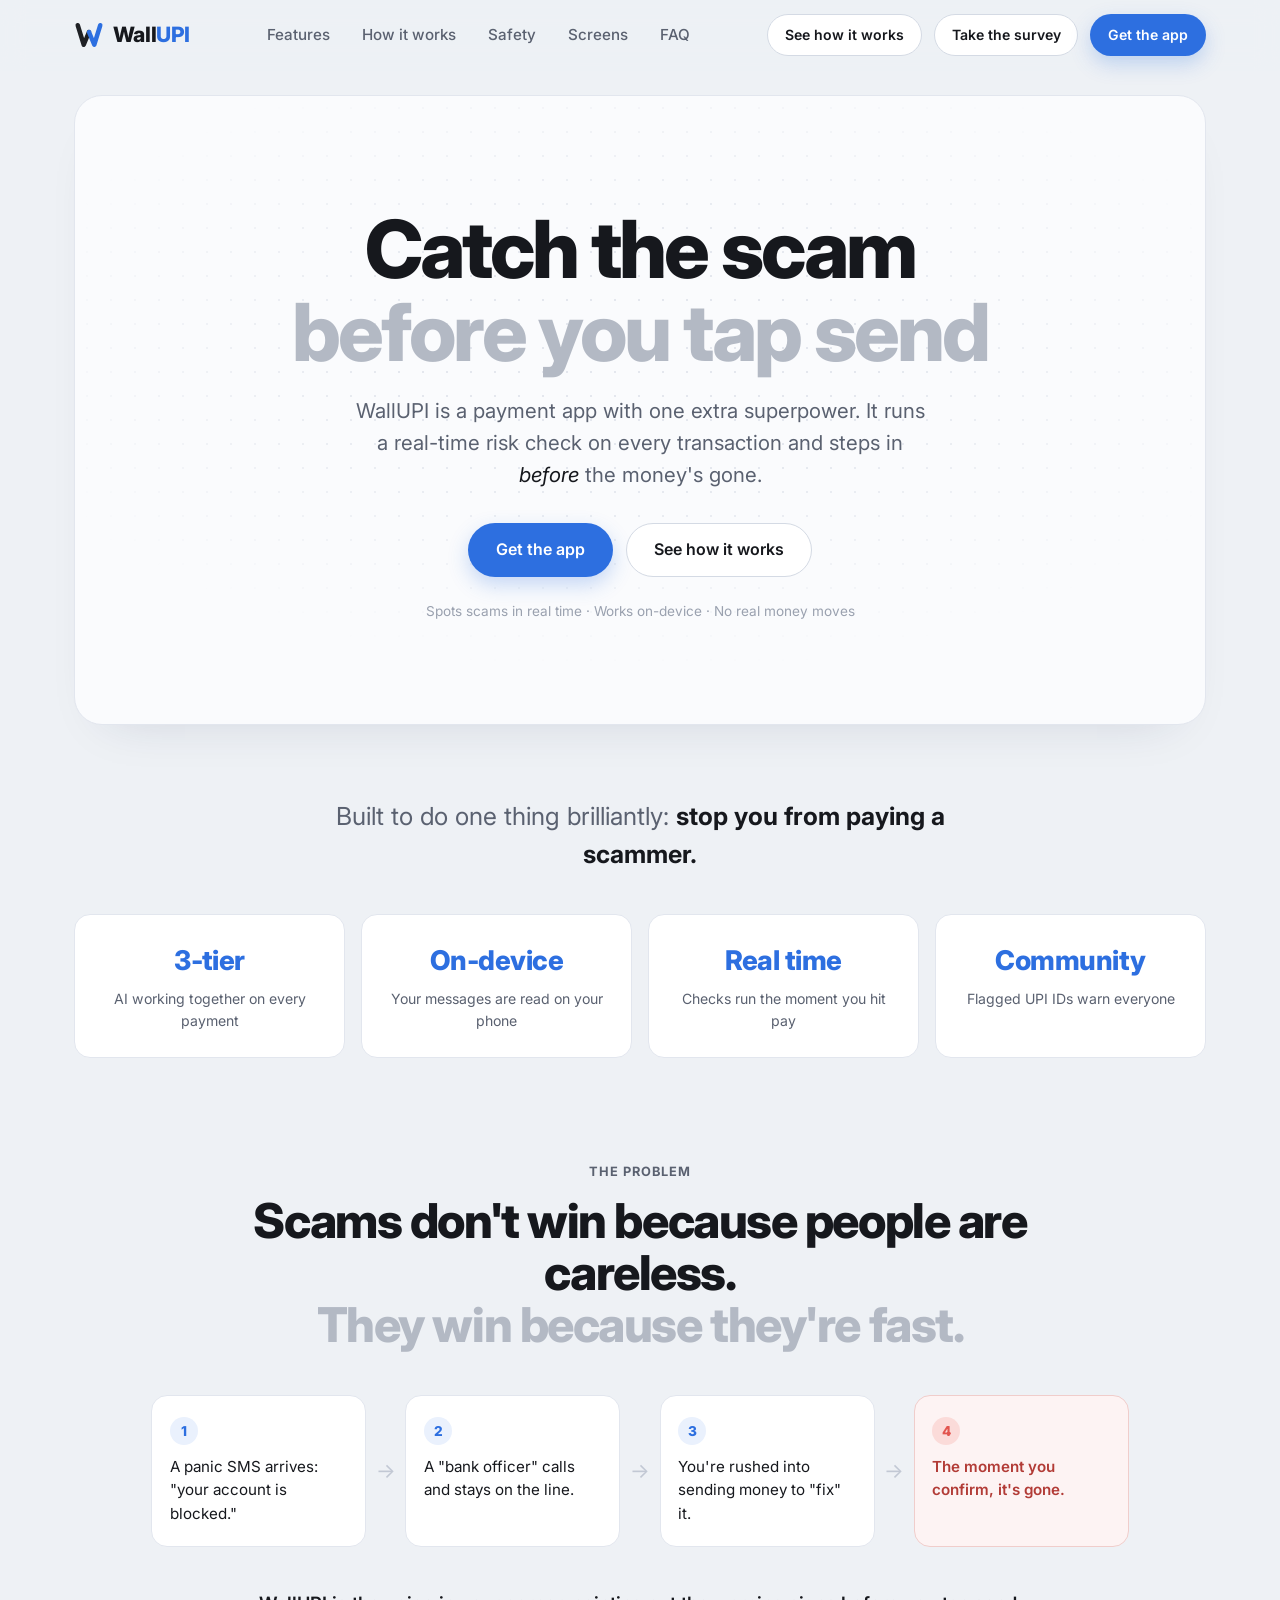
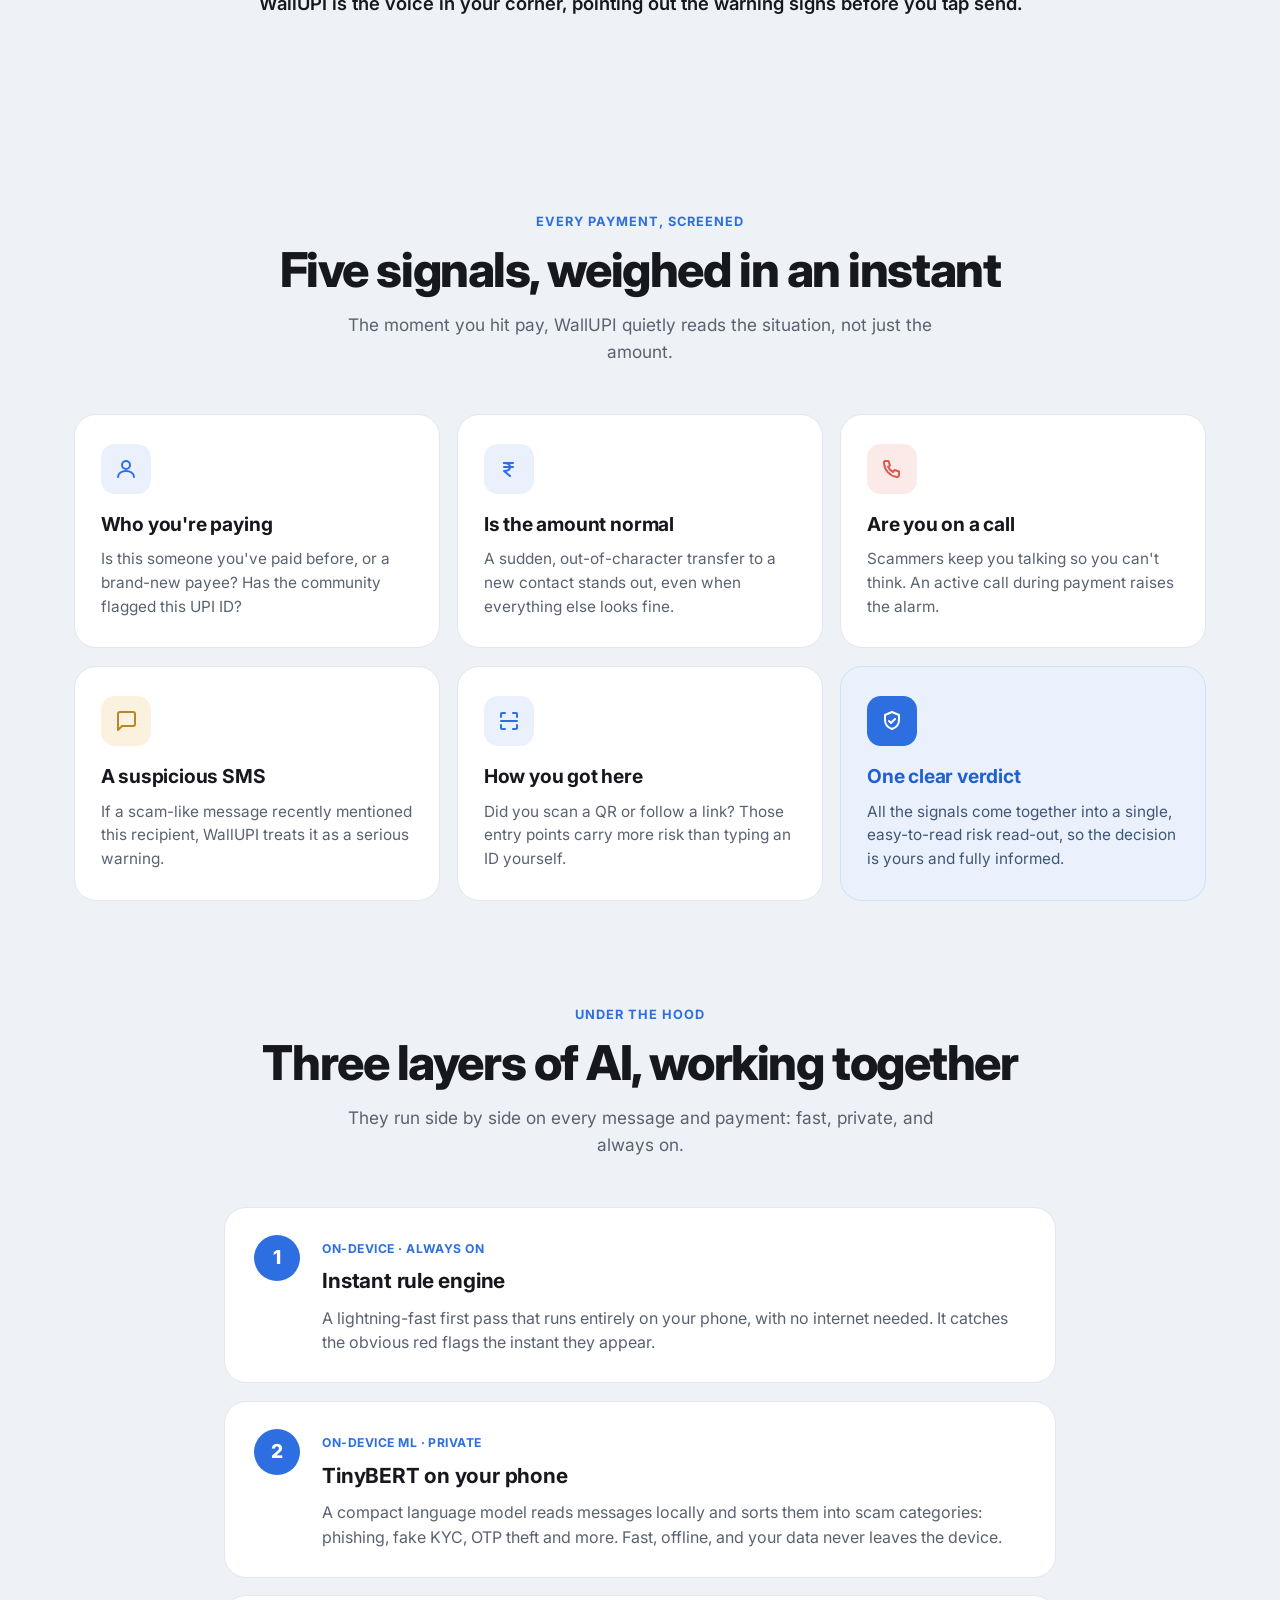
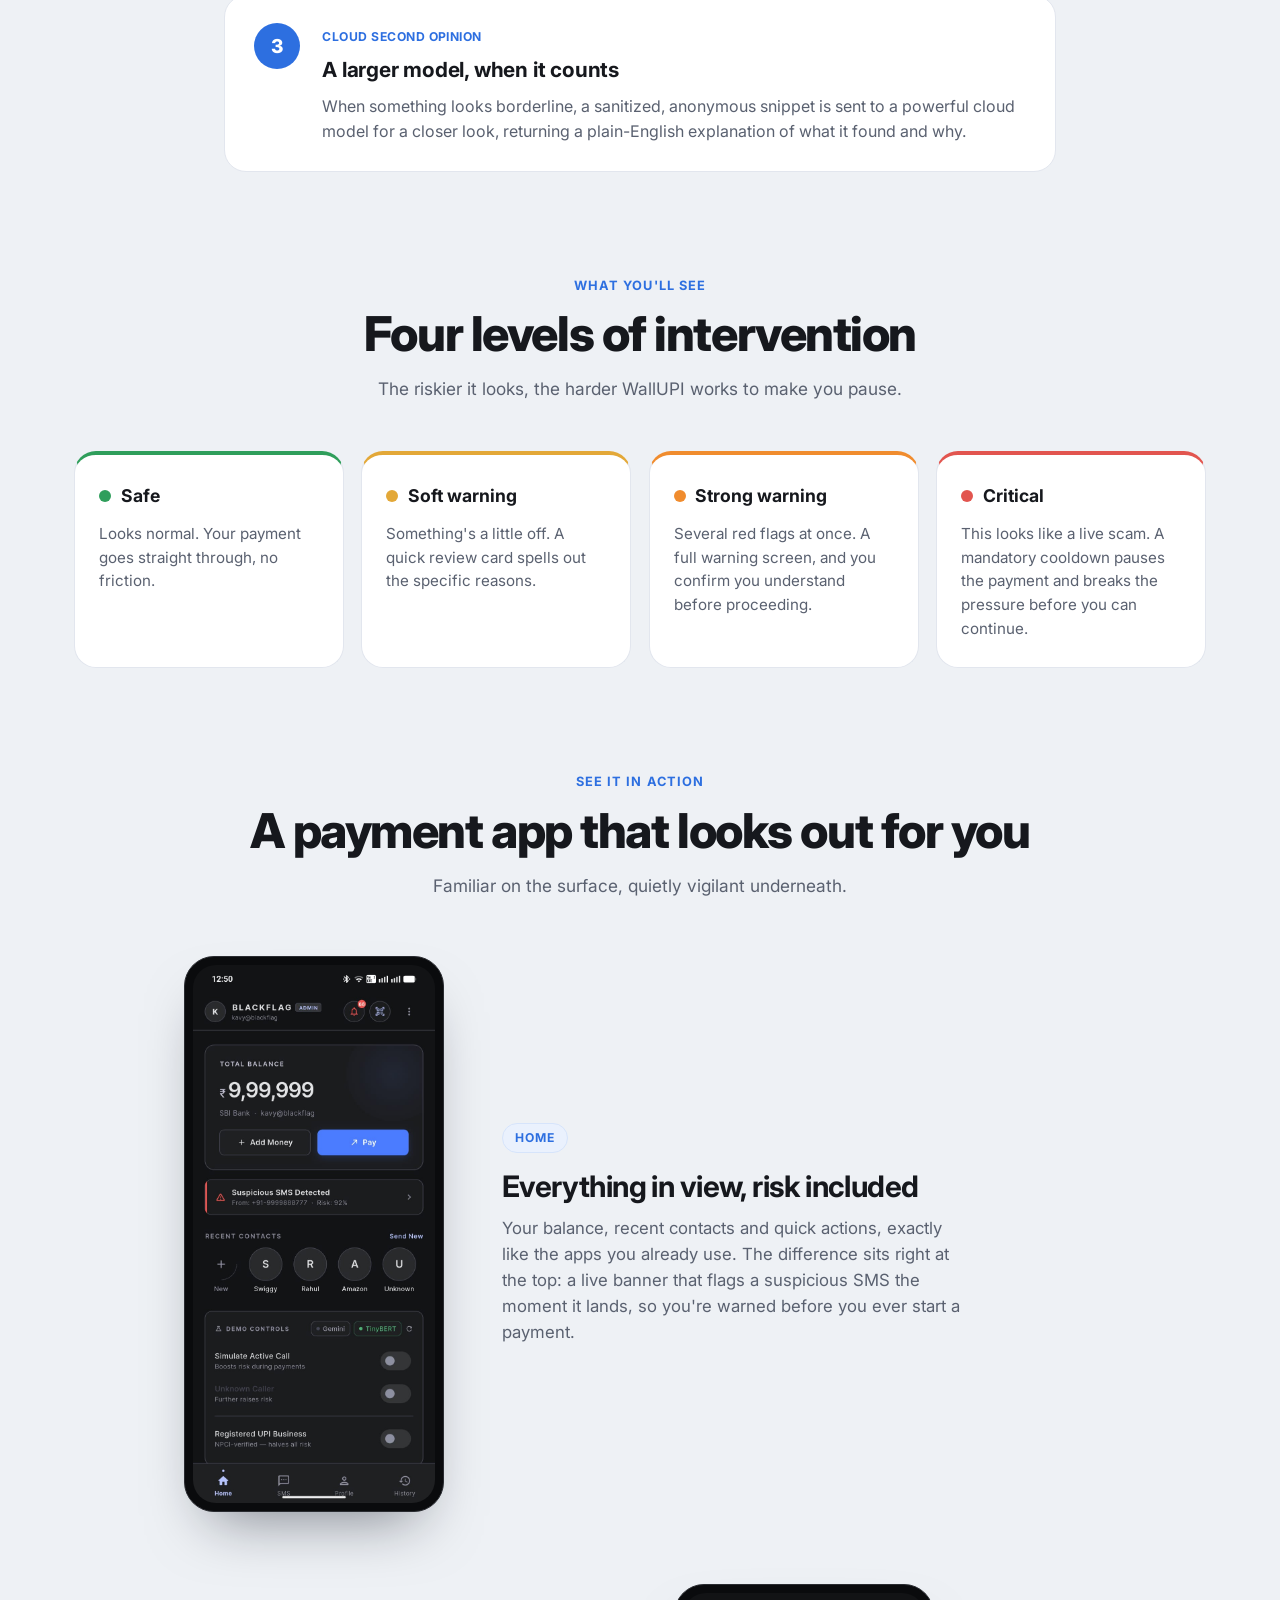
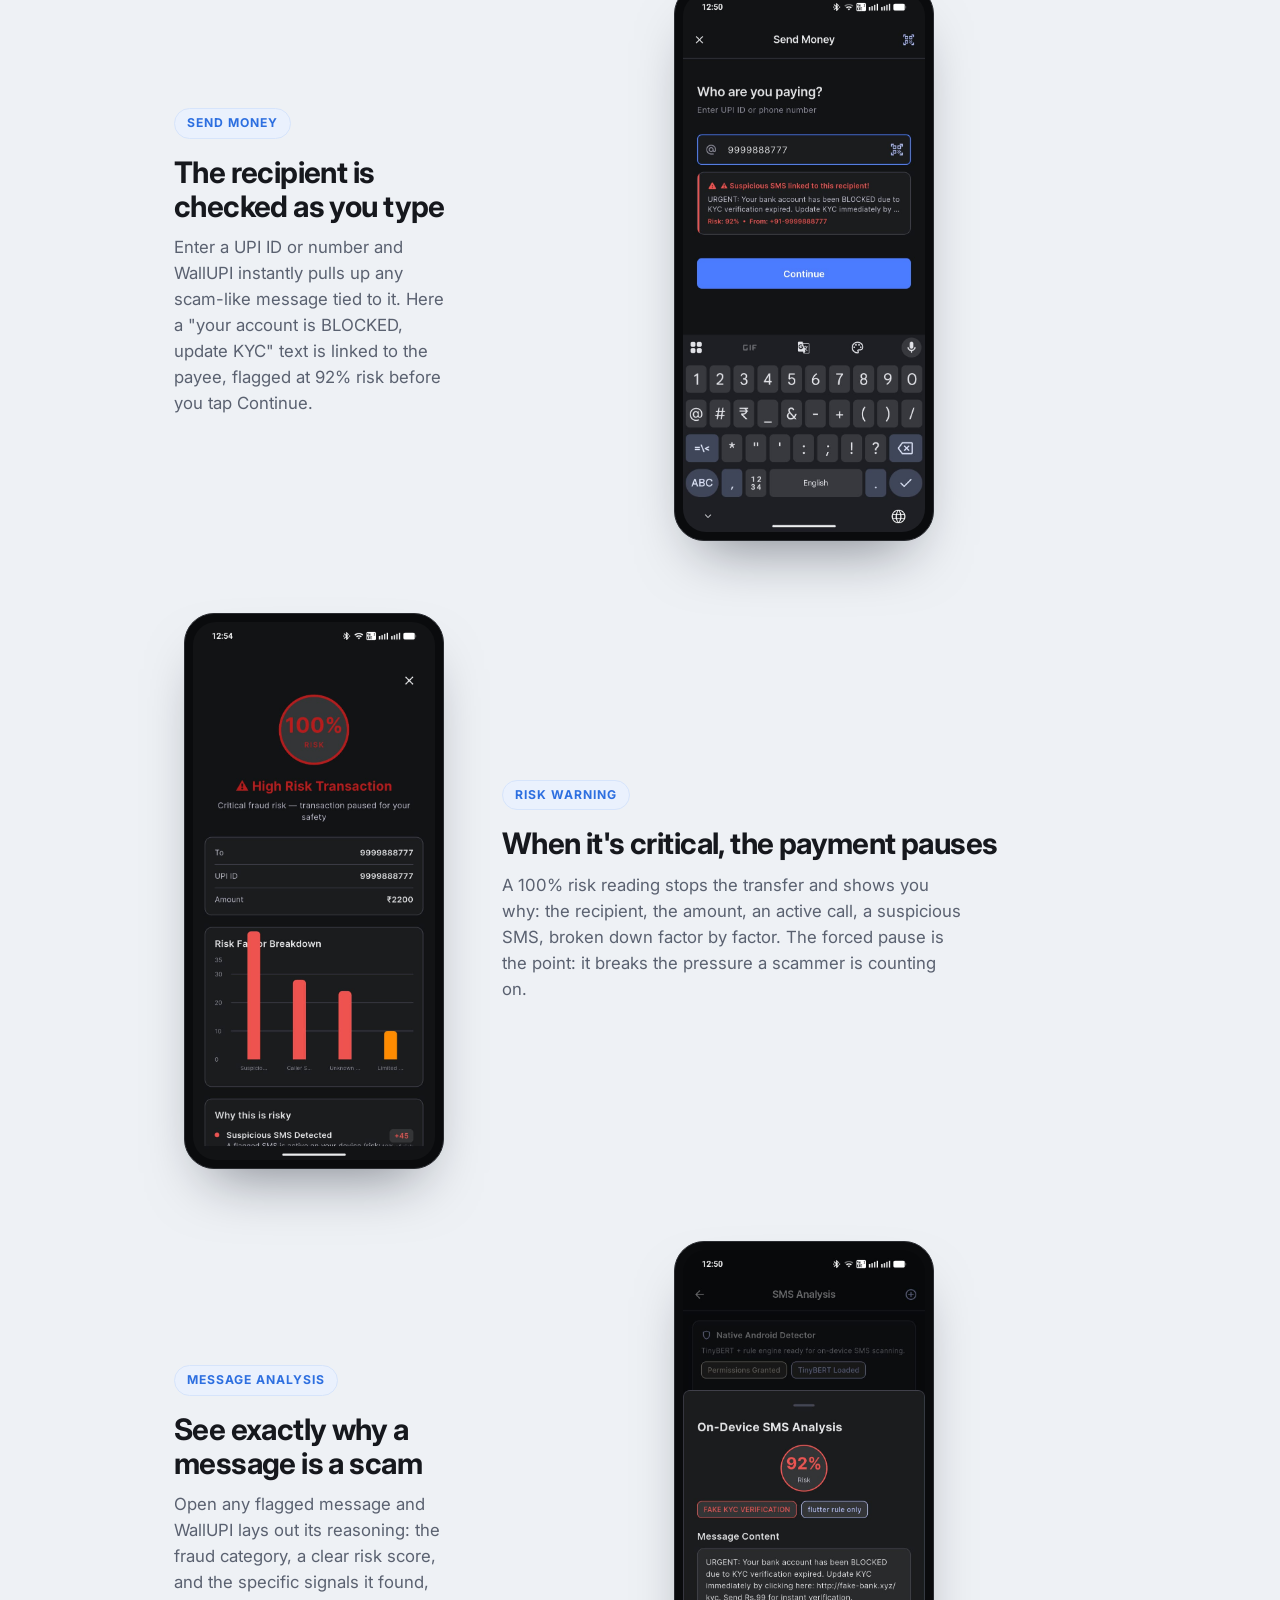
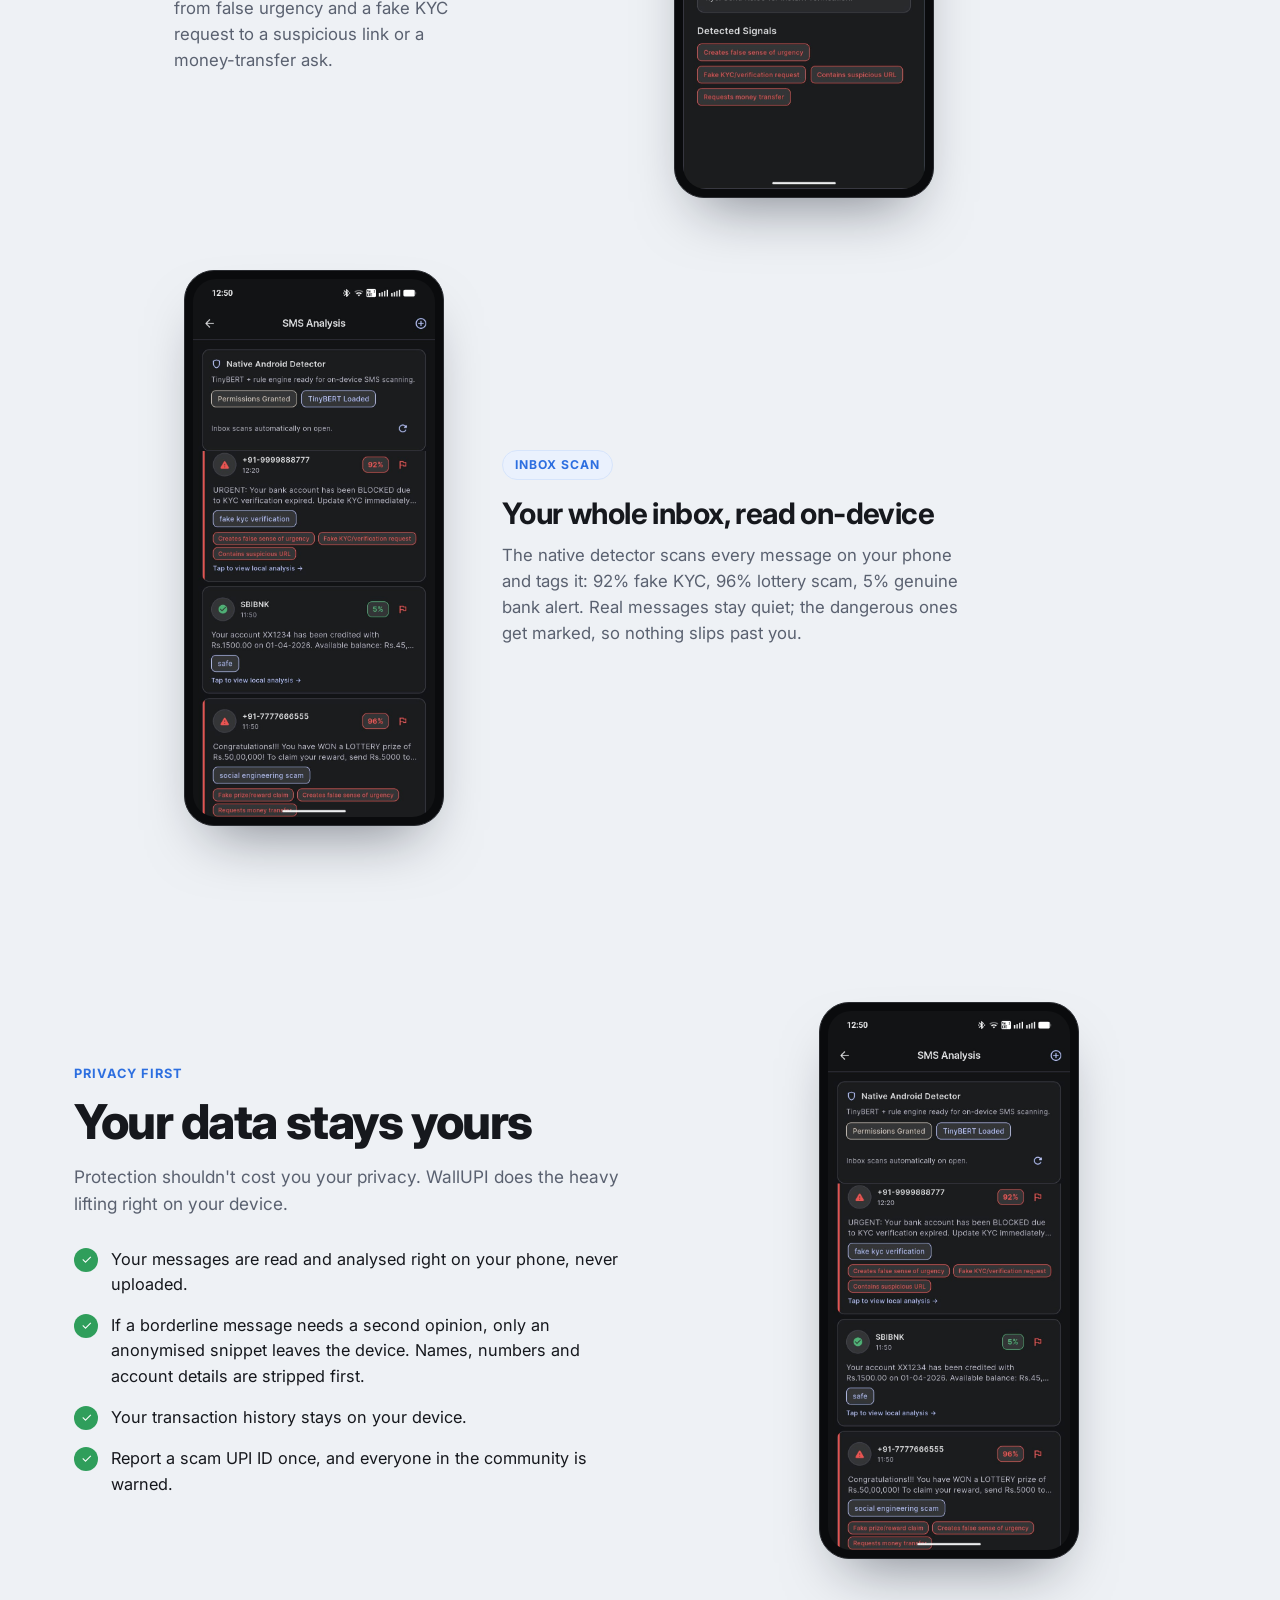
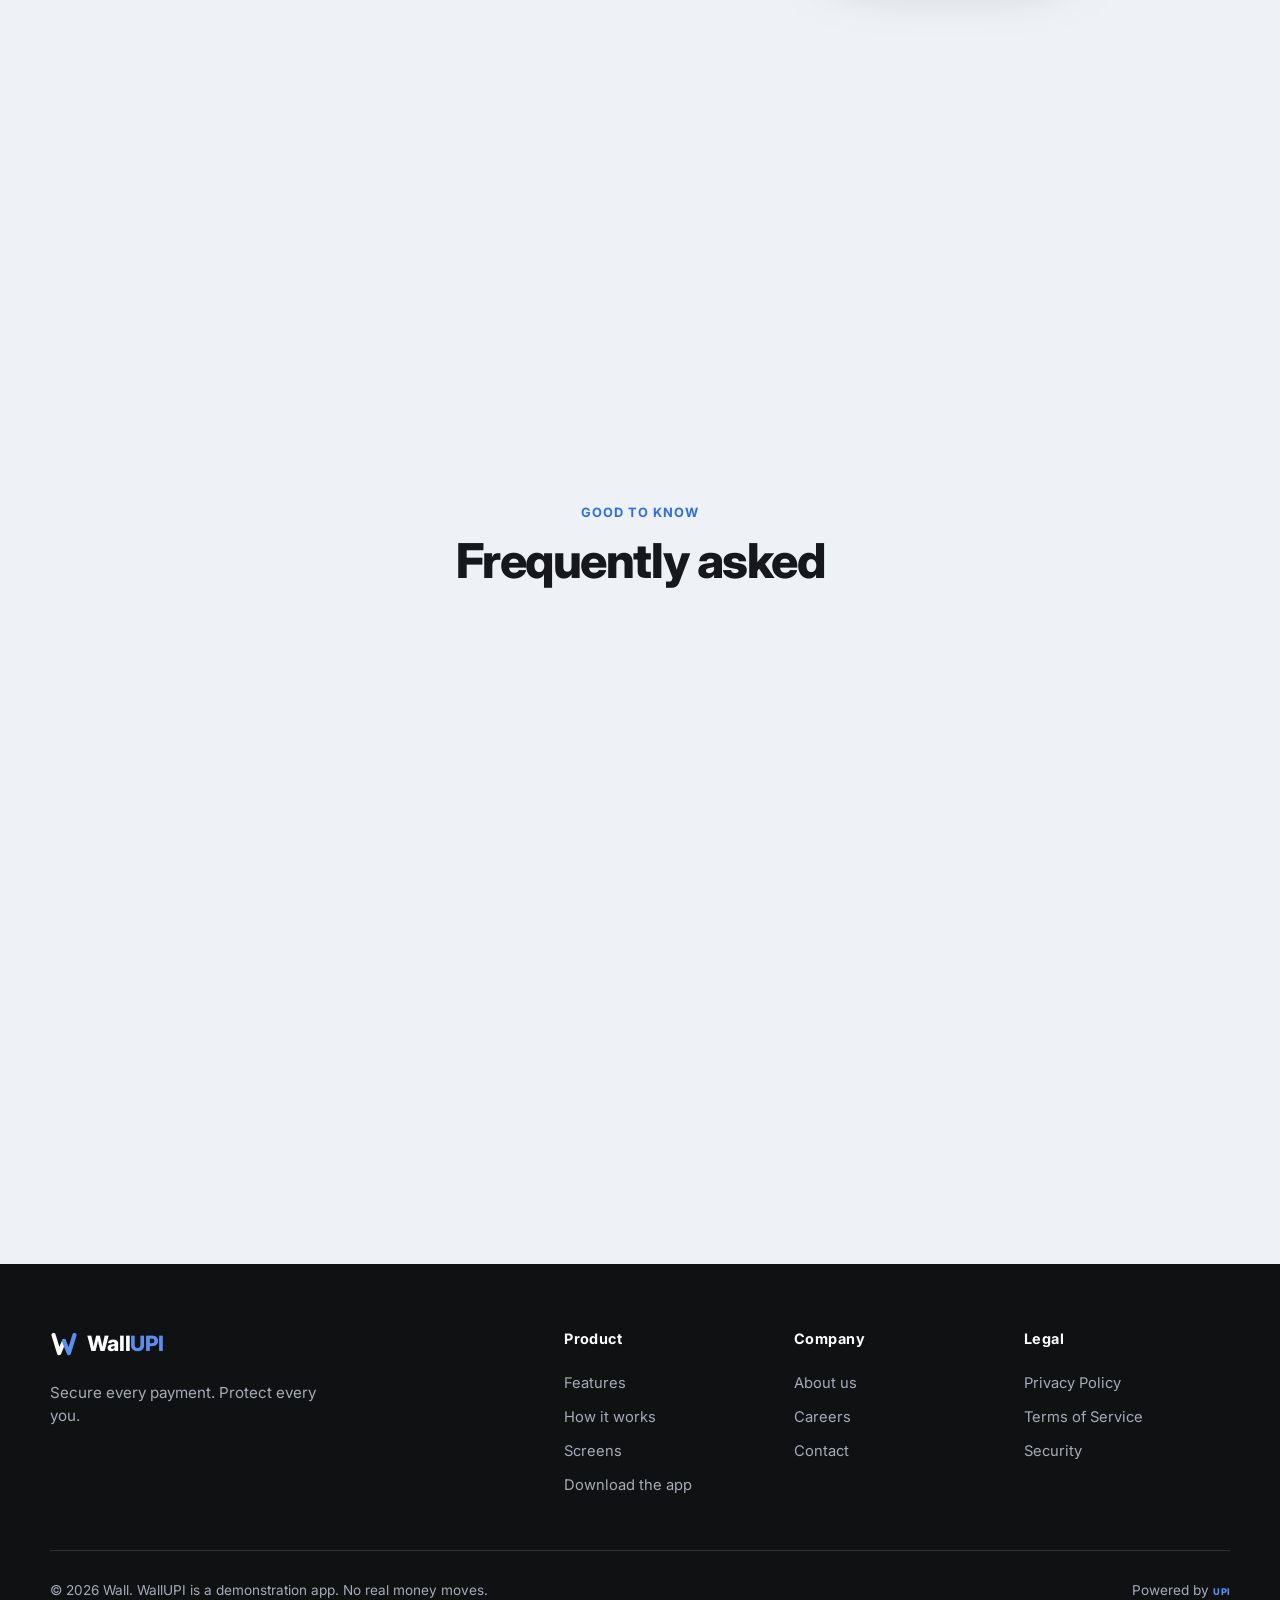
<file: index.html>
<!DOCTYPE html>
<html lang="en">
<head>
  <meta charset="UTF-8" />
  <meta name="viewport" content="width=device-width, initial-scale=1.0" />
  <title>WallUPI · Catch the scam before you tap send</title>
  <meta name="description" content="WallUPI is an AI safety layer for UPI payments that spots fraud in real time and slows you down before the money's gone. A Wall product." />
  <link rel="icon" type="image/svg+xml" href="favicon/favicon.svg" />
  <link rel="icon" type="image/png" sizes="96x96" href="favicon/favicon-96x96.png" />
  <link rel="shortcut icon" href="favicon/favicon.ico" />
  <link rel="apple-touch-icon" sizes="180x180" href="favicon/apple-touch-icon.png" />
  <link rel="manifest" href="favicon/site.webmanifest" />
  <meta name="theme-color" content="#2d6fe0" />
  <link rel="preconnect" href="https://fonts.googleapis.com" />
  <link rel="preconnect" href="https://fonts.gstatic.com" crossorigin />
  <link href="https://fonts.googleapis.com/css2?family=Inter:wght@400;500;600;700;800;900&display=swap" rel="stylesheet" />
  <link rel="stylesheet" href="styles.css" />
</head>
<body>

  <!-- ░░░ NAV ░░░ -->
  <header class="nav" id="nav">
    <div class="nav-inner">
      <a href="#top" class="brand" aria-label="WallUPI home">
        <svg class="brand-mark" viewBox="0 0 40 40" width="30" height="30" aria-hidden="true">
          <path class="mk-a" d="M5 7 L13 33 L20 16" fill="none" stroke-width="6" stroke-linejoin="round" stroke-linecap="round"/>
          <path class="mk-b" d="M20 16 L27 33 L35 7" fill="none" stroke-width="6" stroke-linejoin="round" stroke-linecap="round"/>
        </svg>
        <span class="brand-word">Wall<span class="brand-upi">UPI</span></span>
      </a>

      <nav class="nav-links" id="navLinks">
        <a href="#checks">Features</a>
        <a href="#how">How it works</a>
        <a href="#safety">Safety</a>
        <a href="#screens">Screens</a>
        <a href="#faq">FAQ</a>
      </nav>

      <div class="nav-actions">
        <a href="https://youtu.be/XqIfhyUklsU?si=y0i6dIOzww9sLoVN" class="btn btn-ghost btn-sm nav-video" target="_blank" rel="noopener">See how it works</a>
        <a href="https://forms.gle/36PhkhmYVPEP6Hi2A" class="btn btn-ghost btn-sm nav-survey" target="_blank" rel="noopener">Take the survey</a>
        <a href="download.html" class="btn btn-primary btn-sm">Get the app</a>
        <button class="nav-toggle" id="navToggle" aria-label="Toggle menu" aria-expanded="false">
          <span></span><span></span><span></span>
        </button>
      </div>
    </div>
  </header>

  <main id="top">

    <!-- ░░░ HERO ░░░ -->
    <section class="hero">
      <div class="hero-card">
        <div class="hero-dots" aria-hidden="true"></div>

        <!-- hero copy -->
        <div class="hero-copy">
          <h1 class="hero-title">
            Catch the scam<br />
            <span class="muted">before you tap send</span>
          </h1>
          <p class="hero-sub">
            WallUPI is a payment app with one extra superpower. It runs a real-time
            risk check on every transaction and steps in <em>before</em> the money's gone.
          </p>
          <div class="hero-cta">
            <a href="download.html" class="btn btn-primary btn-lg">Get the app</a>
            <a href="https://youtu.be/XqIfhyUklsU?si=y0i6dIOzww9sLoVN" class="btn btn-ghost btn-lg" target="_blank" rel="noopener">See how it works</a>
          </div>
          <div class="hero-foot">Spots scams in real time · Works on-device · No real money moves</div>
        </div>
      </div>
    </section>

    <!-- ░░░ STATS STRIP ░░░ -->
    <section class="stats">
      <p class="stats-lead">Built to do one thing brilliantly: <strong>stop you from paying a scammer.</strong></p>
      <div class="stats-grid">
        <div class="stat reveal"><div class="stat-num">3-tier</div><div class="stat-label">AI working together on every payment</div></div>
        <div class="stat reveal"><div class="stat-num">On-device</div><div class="stat-label">Your messages are read on your phone</div></div>
        <div class="stat reveal"><div class="stat-num">Real time</div><div class="stat-label">Checks run the moment you hit pay</div></div>
        <div class="stat reveal"><div class="stat-num">Community</div><div class="stat-label">Flagged UPI IDs warn everyone</div></div>
      </div>
    </section>

    <!-- ░░░ PROBLEM ░░░ -->
    <section class="problem">
      <div class="problem-inner">
        <div class="section-eyebrow">The problem</div>
        <h2 class="section-title">Scams don't win because people are careless.<br /><span class="muted">They win because they're fast.</span></h2>
        <div class="problem-flow">
          <div class="flow-step reveal"><span class="flow-n">1</span><p>A panic SMS arrives: "your account is blocked."</p></div>
          <div class="flow-arrow" aria-hidden="true">→</div>
          <div class="flow-step reveal"><span class="flow-n">2</span><p>A "bank officer" calls and stays on the line.</p></div>
          <div class="flow-arrow" aria-hidden="true">→</div>
          <div class="flow-step reveal"><span class="flow-n">3</span><p>You're rushed into sending money to "fix" it.</p></div>
          <div class="flow-arrow" aria-hidden="true">→</div>
          <div class="flow-step reveal danger"><span class="flow-n">4</span><p>The moment you confirm, it's gone.</p></div>
        </div>
        <p class="problem-note">WallUPI is the voice in your corner, pointing out the warning signs before you tap send.</p>
      </div>
    </section>

    <!-- ░░░ THE 5 CHECKS (dark) ░░░ -->
    <section class="checks" id="checks">
      <div class="section-head center">
        <div class="section-eyebrow accent">Every payment, screened</div>
        <h2 class="section-title">Five signals, weighed in an instant</h2>
        <p class="section-desc">The moment you hit pay, WallUPI quietly reads the situation, not just the amount.</p>
      </div>
      <div class="checks-grid">
        <article class="check-card reveal">
          <div class="check-ico ico-blue">
            <svg viewBox="0 0 24 24" fill="none" stroke="currentColor" stroke-width="2" stroke-linecap="round" stroke-linejoin="round"><circle cx="12" cy="8" r="4"/><path d="M4 20c0-4 4-6 8-6s8 2 8 6"/></svg>
          </div>
          <h3>Who you're paying</h3>
          <p>Is this someone you've paid before, or a brand-new payee? Has the community flagged this UPI ID?</p>
        </article>
        <article class="check-card reveal">
          <div class="check-ico ico-blue">
            <svg viewBox="0 0 24 24" fill="none" stroke="currentColor" stroke-width="2" stroke-linecap="round" stroke-linejoin="round"><path d="M7 6h9"/><path d="M7 10h9"/><path d="M7 6c4 0 6 1.5 6 4s-2.5 4-6 4l6 5"/></svg>
          </div>
          <h3>Is the amount normal</h3>
          <p>A sudden, out-of-character transfer to a new contact stands out, even when everything else looks fine.</p>
        </article>
        <article class="check-card reveal">
          <div class="check-ico ico-red">
            <svg viewBox="0 0 24 24" fill="none" stroke="currentColor" stroke-width="2" stroke-linecap="round" stroke-linejoin="round"><path d="M5 4h3.5l1.5 4.5-2 1.3a11 11 0 0 0 5.2 5.2l1.3-2 4.5 1.5V18a2 2 0 0 1-2.2 2A15 15 0 0 1 4 6.2 2 2 0 0 1 5 4z"/></svg>
          </div>
          <h3>Are you on a call</h3>
          <p>Scammers keep you talking so you can't think. An active call during payment raises the alarm.</p>
        </article>
        <article class="check-card reveal">
          <div class="check-ico ico-amber">
            <svg viewBox="0 0 24 24" fill="none" stroke="currentColor" stroke-width="2" stroke-linecap="round" stroke-linejoin="round"><path d="M21 15a2 2 0 0 1-2 2H8l-4 4V5a2 2 0 0 1 2-2h13a2 2 0 0 1 2 2z"/></svg>
          </div>
          <h3>A suspicious SMS</h3>
          <p>If a scam-like message recently mentioned this recipient, WallUPI treats it as a serious warning.</p>
        </article>
        <article class="check-card reveal">
          <div class="check-ico ico-blue">
            <svg viewBox="0 0 24 24" fill="none" stroke="currentColor" stroke-width="2" stroke-linecap="round" stroke-linejoin="round"><path d="M4 8V5a1 1 0 0 1 1-1h3"/><path d="M16 4h3a1 1 0 0 1 1 1v3"/><path d="M20 16v3a1 1 0 0 1-1 1h-3"/><path d="M8 20H5a1 1 0 0 1-1-1v-3"/><line x1="4" y1="12" x2="20" y2="12"/></svg>
          </div>
          <h3>How you got here</h3>
          <p>Did you scan a QR or follow a link? Those entry points carry more risk than typing an ID yourself.</p>
        </article>
        <article class="check-card reveal accent-card">
          <div class="check-ico ico-glow">
            <svg viewBox="0 0 24 24" fill="none" stroke="currentColor" stroke-width="2" stroke-linecap="round" stroke-linejoin="round"><path d="M12 3l7 3v5c0 4.5-3 7.6-7 9-4-1.4-7-4.5-7-9V6z"/><path d="M9 12l2 2 4-4"/></svg>
          </div>
          <h3>One clear verdict</h3>
          <p>All the signals come together into a single, easy-to-read risk read-out, so the decision is yours and fully informed.</p>
        </article>
      </div>
    </section>

    <!-- ░░░ HOW IT WORKS · 3 TIERS ░░░ -->
    <section class="how" id="how">
      <div class="section-head center">
        <div class="section-eyebrow accent">Under the hood</div>
        <h2 class="section-title">Three layers of AI, working together</h2>
        <p class="section-desc">They run side by side on every message and payment: fast, private, and always on.</p>
      </div>
      <div class="tiers">
        <article class="tier reveal">
          <div class="tier-rail"><span class="tier-num">1</span></div>
          <div class="tier-body">
            <span class="tier-tag">On-device · always on</span>
            <h3>Instant rule engine</h3>
            <p>A lightning-fast first pass that runs entirely on your phone, with no internet needed. It catches the obvious red flags the instant they appear.</p>
          </div>
        </article>
        <article class="tier reveal">
          <div class="tier-rail"><span class="tier-num">2</span></div>
          <div class="tier-body">
            <span class="tier-tag">On-device ML · private</span>
            <h3>TinyBERT on your phone</h3>
            <p>A compact language model reads messages locally and sorts them into scam categories: phishing, fake KYC, OTP theft and more. Fast, offline, and your data never leaves the device.</p>
          </div>
        </article>
        <article class="tier reveal">
          <div class="tier-rail"><span class="tier-num">3</span></div>
          <div class="tier-body">
            <span class="tier-tag">Cloud second opinion</span>
            <h3>A larger model, when it counts</h3>
            <p>When something looks borderline, a sanitized, anonymous snippet is sent to a powerful cloud model for a closer look, returning a plain-English explanation of what it found and why.</p>
          </div>
        </article>
      </div>
    </section>

    <!-- ░░░ RISK LEVELS (dark) ░░░ -->
    <section class="levels">
      <div class="section-head center">
        <div class="section-eyebrow accent">What you'll see</div>
        <h2 class="section-title">Four levels of intervention</h2>
        <p class="section-desc">The riskier it looks, the harder WallUPI works to make you pause.</p>
      </div>
      <div class="levels-grid">
        <article class="level reveal lv-safe">
          <div class="level-top"><span class="level-dot"></span><span class="level-name">Safe</span></div>
          <p>Looks normal. Your payment goes straight through, no friction.</p>
        </article>
        <article class="level reveal lv-soft">
          <div class="level-top"><span class="level-dot"></span><span class="level-name">Soft warning</span></div>
          <p>Something's a little off. A quick review card spells out the specific reasons.</p>
        </article>
        <article class="level reveal lv-strong">
          <div class="level-top"><span class="level-dot"></span><span class="level-name">Strong warning</span></div>
          <p>Several red flags at once. A full warning screen, and you confirm you understand before proceeding.</p>
        </article>
        <article class="level reveal lv-critical">
          <div class="level-top"><span class="level-dot"></span><span class="level-name">Critical</span></div>
          <p>This looks like a live scam. A mandatory cooldown pauses the payment and breaks the pressure before you can continue.</p>
        </article>
      </div>
    </section>

    <!-- ░░░ SCREENS GALLERY (dark) ░░░ -->
    <section class="screens" id="screens">
      <div class="section-head center">
        <div class="section-eyebrow accent">See it in action</div>
        <h2 class="section-title">A payment app that looks out for you</h2>
        <p class="section-desc">Familiar on the surface, quietly vigilant underneath.</p>
      </div>

      <div class="screens-list">
        <div class="screen-row reveal">
          <div class="screen-phone"><div class="phone"><img src="assets/screen-home.jpeg" alt="WallUPI home screen showing balance, recent contacts and a suspicious-SMS banner" loading="lazy" /></div></div>
          <div class="screen-text">
            <span class="screen-step">Home</span>
            <h3>Everything in view, risk included</h3>
            <p>Your balance, recent contacts and quick actions, exactly like the apps you already use. The difference sits right at the top: a live banner that flags a suspicious SMS the moment it lands, so you're warned before you ever start a payment.</p>
          </div>
        </div>

        <div class="screen-row reveal">
          <div class="screen-phone"><div class="phone"><img src="assets/screen-send.jpeg" alt="Send Money screen warning that a suspicious SMS is linked to the recipient" loading="lazy" /></div></div>
          <div class="screen-text">
            <span class="screen-step">Send money</span>
            <h3>The recipient is checked as you type</h3>
            <p>Enter a UPI ID or number and WallUPI instantly pulls up any scam-like message tied to it. Here a "your account is BLOCKED, update KYC" text is linked to the payee, flagged at 92% risk before you tap Continue.</p>
          </div>
        </div>

        <div class="screen-row reveal">
          <div class="screen-phone"><div class="phone"><img src="assets/screen-risk.jpeg" alt="High risk transaction screen with a risk factor breakdown chart" loading="lazy" /></div></div>
          <div class="screen-text">
            <span class="screen-step">Risk warning</span>
            <h3>When it's critical, the payment pauses</h3>
            <p>A 100% risk reading stops the transfer and shows you why: the recipient, the amount, an active call, a suspicious SMS, broken down factor by factor. The forced pause is the point: it breaks the pressure a scammer is counting on.</p>
          </div>
        </div>

        <div class="screen-row reveal">
          <div class="screen-phone"><div class="phone"><img src="assets/screen-sms-modal.jpeg" alt="On-device SMS analysis showing fake KYC verification detection" loading="lazy" /></div></div>
          <div class="screen-text">
            <span class="screen-step">Message analysis</span>
            <h3>See exactly why a message is a scam</h3>
            <p>Open any flagged message and WallUPI lays out its reasoning: the fraud category, a clear risk score, and the specific signals it found, from false urgency and a fake KYC request to a suspicious link or a money-transfer ask.</p>
          </div>
        </div>

        <div class="screen-row reveal">
          <div class="screen-phone"><div class="phone"><img src="assets/screen-sms-list.jpeg" alt="SMS inbox scanned on-device, each message tagged with a risk score" loading="lazy" /></div></div>
          <div class="screen-text">
            <span class="screen-step">Inbox scan</span>
            <h3>Your whole inbox, read on-device</h3>
            <p>The native detector scans every message on your phone and tags it: 92% fake KYC, 96% lottery scam, 5% genuine bank alert. Real messages stay quiet; the dangerous ones get marked, so nothing slips past you.</p>
          </div>
        </div>
      </div>
    </section>

    <!-- ░░░ SAFETY / PRIVACY ░░░ -->
    <section class="safety" id="safety">
      <div class="safety-inner">
        <div class="safety-copy reveal">
          <div class="section-eyebrow accent">Privacy first</div>
          <h2 class="section-title">Your data stays yours</h2>
          <p class="section-desc dark-on-light">Protection shouldn't cost you your privacy. WallUPI does the heavy lifting right on your device.</p>
          <ul class="safety-list">
            <li><span class="check">✓</span> Your messages are read and analysed right on your phone, never uploaded.</li>
            <li><span class="check">✓</span> If a borderline message needs a second opinion, only an anonymised snippet leaves the device. Names, numbers and account details are stripped first.</li>
            <li><span class="check">✓</span> Your transaction history stays on your device.</li>
            <li><span class="check">✓</span> Report a scam UPI ID once, and everyone in the community is warned.</li>
          </ul>
        </div>
        <div class="safety-visual reveal">
          <div class="phone"><img src="assets/screen-sms-list.jpeg" alt="WallUPI scanning the SMS inbox on-device with a native Android detector" loading="lazy" /></div>
        </div>
      </div>
    </section>

    <!-- ░░░ SURVEY ░░░ -->
    <section class="survey" id="survey">
      <div class="survey-inner reveal">
        <div class="section-eyebrow accent">Shape WallUPI</div>
        <h2>Help us build a safer way to pay</h2>
        <p>Answer the following questions to help us build something that keeps you safe!</p>
        <a href="https://forms.gle/36PhkhmYVPEP6Hi2A" class="btn btn-primary btn-lg" target="_blank" rel="noopener">Take the survey</a>
      </div>
    </section>

    <!-- ░░░ FAQ ░░░ -->
    <section class="faq" id="faq">
      <div class="section-head center">
        <div class="section-eyebrow accent">Good to know</div>
        <h2 class="section-title">Frequently asked</h2>
      </div>
      <div class="faq-list">
        <details class="faq-item reveal">
          <summary>What exactly is WallUPI?</summary>
          <p>A UPI payment app with a scam check built in. Every time you pay, it reads the situation: the recipient, the amount, your recent messages and whether you're on a call, then steps in before the money leaves your account. It's a demonstration app, so no real money moves, but the detection underneath is real.</p>
        </details>
        <details class="faq-item reveal">
          <summary>How does it catch a scam I can't see?</summary>
          <p>It weighs five signals at once: who you're paying, whether the amount is unusual for you, whether you're on a call right now, whether a scam-like SMS recently mentioned this number, and how you reached the payment screen. Together they produce a single risk score from 0 to 100.</p>
        </details>
        <details class="faq-item reveal">
          <summary>Will it block my payment, or just warn me?</summary>
          <p>It depends on the score. Low risk goes straight through. Medium risk shows a quick review card. High risk asks you to confirm you understand the warning. Critical risk pauses the payment with a forced cooldown, enough time to break the pressure and think again.</p>
        </details>
        <details class="faq-item reveal">
          <summary>It reads my SMS. Is that private?</summary>
          <p>Yes. Messages are analysed on your device, not in the cloud. Only when something looks genuinely borderline is an anonymised snippet sent for a second opinion, with names, numbers and account details removed first.</p>
        </details>
        <details class="faq-item reveal">
          <summary>Does it need an internet connection?</summary>
          <p>No. The on-device rule engine and the TinyBERT model handle the everyday checks completely offline. The cloud model is only consulted for the rare borderline case.</p>
        </details>
        <details class="faq-item reveal">
          <summary>How is this different from my current UPI app?</summary>
          <p>Most apps move the money the instant you confirm. WallUPI adds a safety layer that looks for fraud first, so a scam is caught before you tap send, not reported after the money's already gone.</p>
        </details>
      </div>
    </section>

  </main>

  <!-- ░░░ FOOTER ░░░ -->
  <footer class="footer">
    <div class="footer-inner">
      <div class="footer-brand">
        <a href="#top" class="brand brand-footer" aria-label="WallUPI home">
          <svg class="brand-mark" viewBox="0 0 40 40" width="28" height="28" aria-hidden="true">
            <path class="mk-a" d="M5 7 L13 33 L20 16" fill="none" stroke-width="6" stroke-linejoin="round" stroke-linecap="round"/>
            <path class="mk-b" d="M20 16 L27 33 L35 7" fill="none" stroke-width="6" stroke-linejoin="round" stroke-linecap="round"/>
          </svg>
          <span class="brand-word">Wall<span class="brand-upi">UPI</span></span>
        </a>
        <p class="footer-tag">Secure every payment. Protect every you.</p>
      </div>
      <div class="footer-cols">
        <div class="fcol">
          <h4>Product</h4>
          <a href="#checks">Features</a>
          <a href="#how">How it works</a>
          <a href="#screens">Screens</a>
          <a href="download.html">Download the app</a>
        </div>
        <div class="fcol">
          <h4>Company</h4>
          <a href="coming-soon.html">About us</a>
          <a href="coming-soon.html">Careers</a>
          <a href="coming-soon.html">Contact</a>
        </div>
        <div class="fcol">
          <h4>Legal</h4>
          <a href="coming-soon.html">Privacy Policy</a>
          <a href="coming-soon.html">Terms of Service</a>
          <a href="coming-soon.html">Security</a>
        </div>
      </div>
    </div>
    <div class="footer-bottom">
      <span>© 2026 Wall. WallUPI is a demonstration app. No real money moves.</span>
      <span class="footer-upi">Powered by <span class="upi-chip">UPI</span></span>
    </div>
  </footer>

  <script src="script.js"></script>
</body>
</html>
</file>
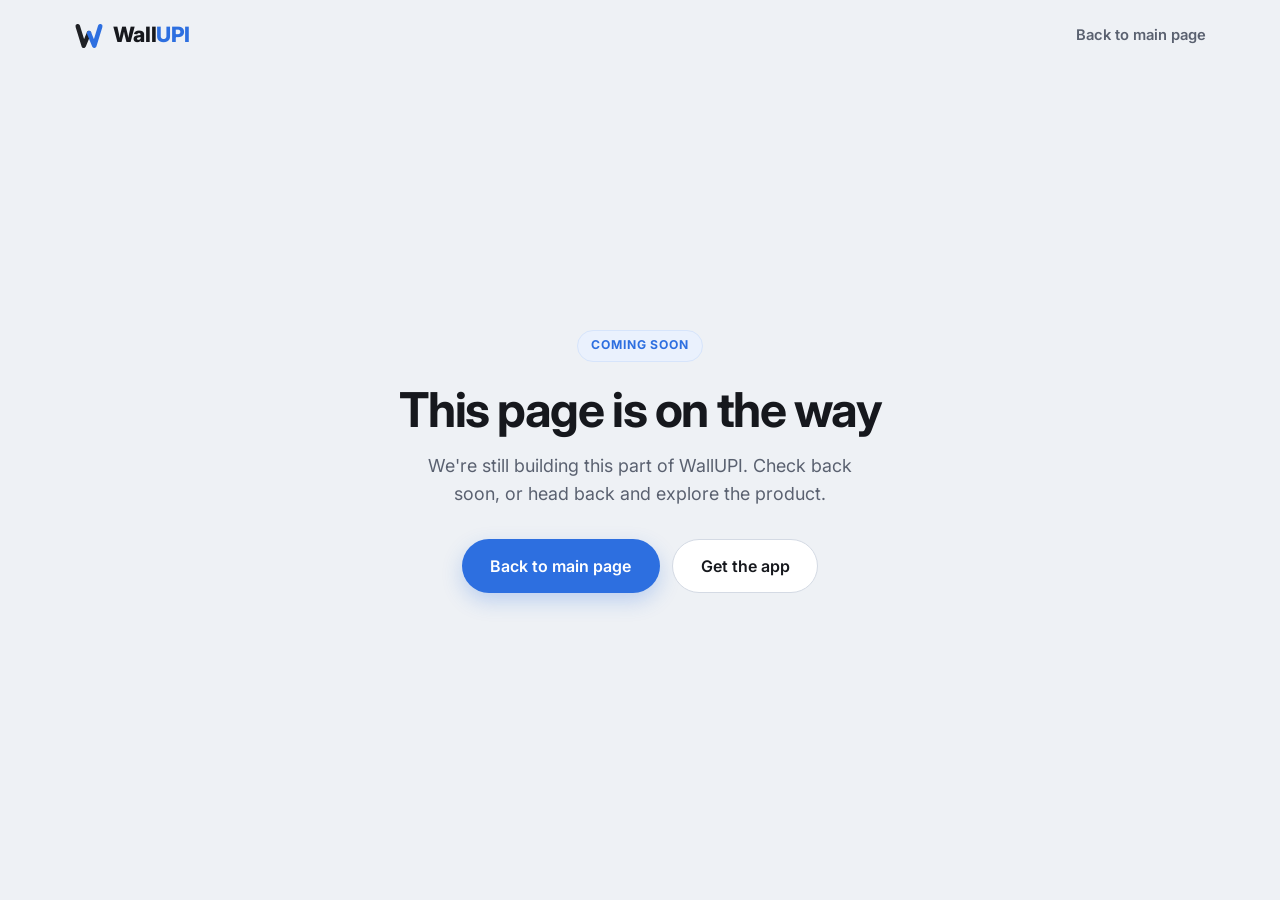
<file: coming-soon.html>
<!DOCTYPE html>
<html lang="en">
<head>
  <meta charset="UTF-8" />
  <meta name="viewport" content="width=device-width, initial-scale=1.0" />
  <title>Coming soon · WallUPI</title>
  <meta name="description" content="This page is coming soon. WallUPI: catch the scam before you tap send." />
  <link rel="icon" type="image/svg+xml" href="favicon/favicon.svg" />
  <link rel="icon" type="image/png" sizes="96x96" href="favicon/favicon-96x96.png" />
  <link rel="shortcut icon" href="favicon/favicon.ico" />
  <link rel="apple-touch-icon" sizes="180x180" href="favicon/apple-touch-icon.png" />
  <link rel="manifest" href="favicon/site.webmanifest" />
  <meta name="theme-color" content="#2d6fe0" />
  <link rel="preconnect" href="https://fonts.googleapis.com" />
  <link rel="preconnect" href="https://fonts.gstatic.com" crossorigin />
  <link href="https://fonts.googleapis.com/css2?family=Inter:wght@400;500;600;700;800;900&display=swap" rel="stylesheet" />
  <link rel="stylesheet" href="styles.css" />
</head>
<body>
  <div class="subpage">

    <header class="subnav">
      <a href="index.html" class="brand" aria-label="WallUPI home">
        <svg class="brand-mark" viewBox="0 0 40 40" width="30" height="30" aria-hidden="true">
          <path class="mk-a" d="M5 7 L13 33 L20 16" fill="none" stroke-width="6" stroke-linejoin="round" stroke-linecap="round"/>
          <path class="mk-b" d="M20 16 L27 33 L35 7" fill="none" stroke-width="6" stroke-linejoin="round" stroke-linecap="round"/>
        </svg>
        <span class="brand-word">Wall<span class="brand-upi">UPI</span></span>
      </a>
      <a href="index.html" class="sublink">Back to main page</a>
    </header>

    <main class="subpage-main">
      <div class="subpage-card">
        <span class="pill">Coming soon</span>
        <h1>This page is on the way</h1>
        <p class="lead">We're still building this part of WallUPI. Check back soon, or head back and explore the product.</p>
        <div class="subpage-actions">
          <a href="index.html" class="btn btn-primary btn-lg">Back to main page</a>
          <a href="download.html" class="btn btn-ghost btn-lg">Get the app</a>
        </div>
      </div>
    </main>

  </div>
</body>
</html>
</file>
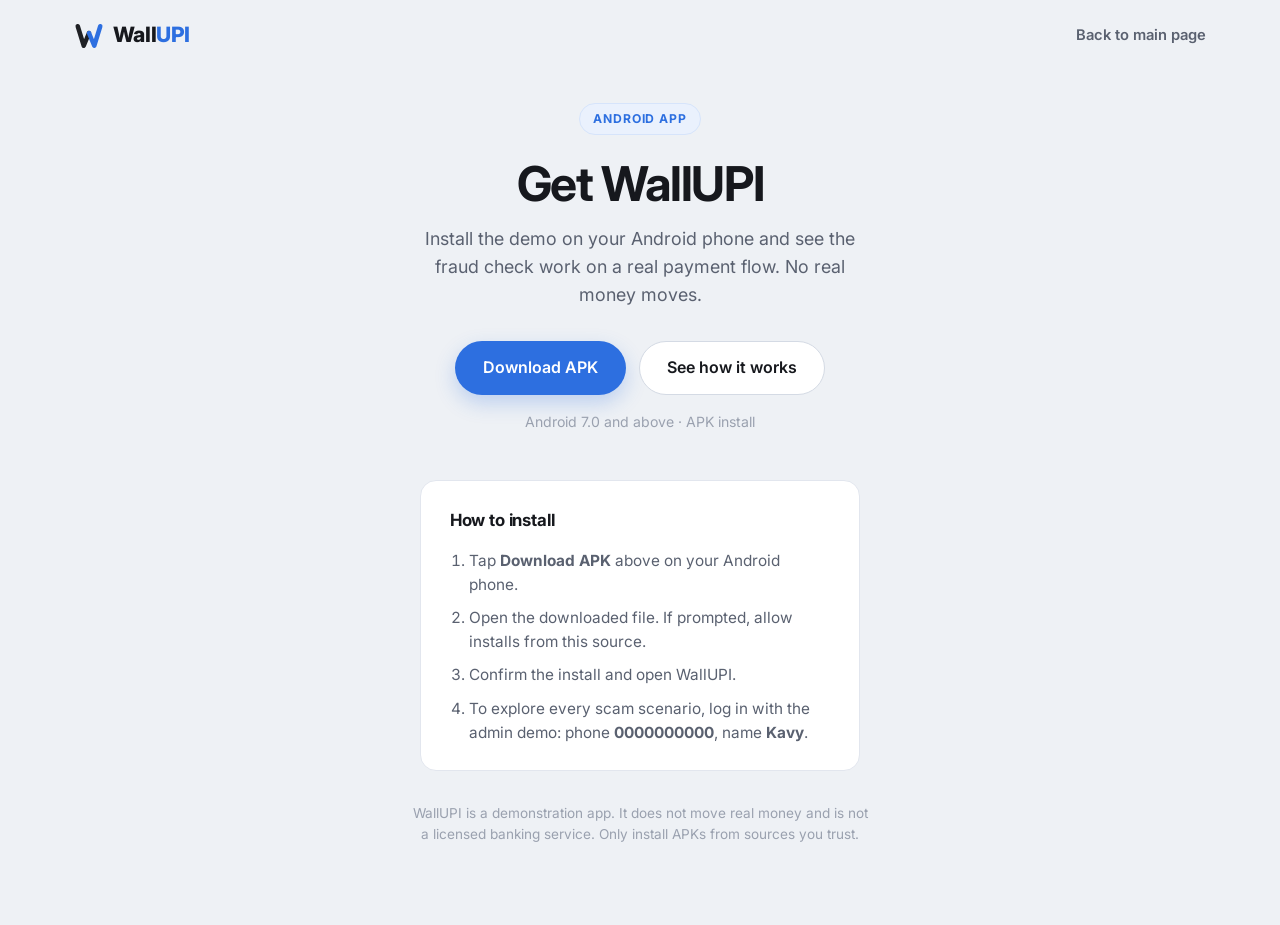
<file: download.html>
<!DOCTYPE html>
<html lang="en">
<head>
  <meta charset="UTF-8" />
  <meta name="viewport" content="width=device-width, initial-scale=1.0" />
  <title>Download WallUPI · Android app</title>
  <meta name="description" content="Download the WallUPI demo app for Android. Catch the scam before you tap send." />
  <link rel="icon" type="image/svg+xml" href="favicon/favicon.svg" />
  <link rel="icon" type="image/png" sizes="96x96" href="favicon/favicon-96x96.png" />
  <link rel="shortcut icon" href="favicon/favicon.ico" />
  <link rel="apple-touch-icon" sizes="180x180" href="favicon/apple-touch-icon.png" />
  <link rel="manifest" href="favicon/site.webmanifest" />
  <meta name="theme-color" content="#2d6fe0" />
  <link rel="preconnect" href="https://fonts.googleapis.com" />
  <link rel="preconnect" href="https://fonts.gstatic.com" crossorigin />
  <link href="https://fonts.googleapis.com/css2?family=Inter:wght@400;500;600;700;800;900&display=swap" rel="stylesheet" />
  <link rel="stylesheet" href="styles.css" />
</head>
<body>
  <div class="subpage">

    <header class="subnav">
      <a href="index.html" class="brand" aria-label="WallUPI home">
        <svg class="brand-mark" viewBox="0 0 40 40" width="30" height="30" aria-hidden="true">
          <path class="mk-a" d="M5 7 L13 33 L20 16" fill="none" stroke-width="6" stroke-linejoin="round" stroke-linecap="round"/>
          <path class="mk-b" d="M20 16 L27 33 L35 7" fill="none" stroke-width="6" stroke-linejoin="round" stroke-linecap="round"/>
        </svg>
        <span class="brand-word">Wall<span class="brand-upi">UPI</span></span>
      </a>
      <a href="index.html" class="sublink">Back to main page</a>
    </header>

    <main class="subpage-main">
      <div class="subpage-card">
        <span class="pill">Android app</span>
        <h1>Get WallUPI</h1>
        <p class="lead">Install the demo on your Android phone and see the fraud check work on a real payment flow. No real money moves.</p>

        <div class="subpage-actions">
          <a href="https://github.com/KavyPings/WallUPI-website/releases/latest/download/WallUPI.apk" class="btn btn-primary btn-lg" rel="noopener">Download APK</a>
          <a href="https://youtu.be/XqIfhyUklsU?si=y0i6dIOzww9sLoVN" class="btn btn-ghost btn-lg" target="_blank" rel="noopener">See how it works</a>
        </div>
        <p class="apk-meta">Android 7.0 and above · APK install</p>

        <div class="download-steps">
          <h2>How to install</h2>
          <ol>
            <li>Tap <strong>Download APK</strong> above on your Android phone.</li>
            <li>Open the downloaded file. If prompted, allow installs from this source.</li>
            <li>Confirm the install and open WallUPI.</li>
            <li>To explore every scam scenario, log in with the admin demo: phone <strong>0000000000</strong>, name <strong>Kavy</strong>.</li>
          </ol>
        </div>

        <p class="download-note">WallUPI is a demonstration app. It does not move real money and is not a licensed banking service. Only install APKs from sources you trust.</p>
      </div>
    </main>

  </div>
</body>
</html>
</file>
<file: styles.css>
/* ═══════════════════════════════════════════════════════════
   WallUPI product site
   One consistent light surface · dark only where it belongs
   (the phone screenshots and the privacy card)
   ═══════════════════════════════════════════════════════════ */

:root {
  /* brand: single blue accent, taken from the logo */
  --blue:       #2d6fe0;
  --blue-dark:  #2160cf;
  --blue-soft:  #eaf1fd;
  --logo-black: #1f2125;

  /* one light page surface, used everywhere */
  --l-page:   #eef1f5;
  --l-card:   #ffffff;
  --l-line:   #e2e6ee;
  --l-line-2: #d4dae4;

  /* dark surfaces: only phone frames, the privacy card, the footer */
  --d-base:   #15171a;
  --d-deep:   #101113;
  --d-card:   #1d1f22;
  --d-line:   #2e3136;
  --on-dark:    #E7E8EC;
  --on-dark-2:  #a6abba;

  /* text */
  --ink:      #16181d;
  --ink-soft: #5a6170;
  --ink-mute: #9aa1af;

  /* risk semantic */
  --safe:     #2f9e5b;
  --amber:    #E3A838;
  --orange:   #F08C2E;
  --red:      #E2554F;

  --maxw: 1180px;
  --radius: 16px;
  --radius-lg: 22px;
  --ease: cubic-bezier(.22,.61,.36,1);
}

* { box-sizing: border-box; }

html { scroll-behavior: smooth; scroll-padding-top: 84px; }

body {
  margin: 0;
  font-family: 'Inter', system-ui, -apple-system, sans-serif;
  background: var(--l-page);
  color: var(--ink);
  -webkit-font-smoothing: antialiased;
  line-height: 1.55;
}

img { max-width: 100%; display: block; }
a { color: inherit; text-decoration: none; }

/* ── Logo mark (two-tone W) ──────────────────────────── */
.brand-mark .mk-a { stroke: var(--logo-black); }
.brand-mark .mk-b { stroke: var(--blue); }

/* ── Buttons ─────────────────────────────────────────── */
.btn {
  display: inline-flex; align-items: center; justify-content: center;
  gap: .5rem;
  font-weight: 600; font-size: .95rem;
  border-radius: 999px;
  padding: .7rem 1.3rem;
  border: 1px solid transparent;
  cursor: pointer;
  transition: transform .15s var(--ease), box-shadow .2s var(--ease), background .2s, color .2s, border-color .2s;
  white-space: nowrap;
}
.btn:hover { transform: translateY(-2px); }
.btn-sm { padding: .55rem 1.05rem; font-size: .88rem; }
.btn-lg { padding: .85rem 1.7rem; font-size: 1rem; }

.btn-primary { background: var(--blue); color: #fff; box-shadow: 0 8px 20px rgba(45,111,224,.25); }
.btn-primary:hover { background: var(--blue-dark); box-shadow: 0 12px 26px rgba(45,111,224,.34); }

.btn-ghost { background: #fff; color: var(--ink); border-color: var(--l-line-2); }
.btn-ghost:hover { border-color: #b9c0cd; }

.btn-light { background: #fff; color: var(--blue-dark); }
.btn-outline-light { background: transparent; color: #fff; border-color: rgba(255,255,255,.5); }
.btn-outline-light:hover { background: rgba(255,255,255,.12); }

/* ── NAV ─────────────────────────────────────────────── */
.nav {
  position: sticky; top: 0; z-index: 100;
  backdrop-filter: blur(12px);
  background: rgba(238,241,245,.78);
  border-bottom: 1px solid transparent;
  transition: background .25s, border-color .25s, box-shadow .25s;
}
.nav.scrolled {
  background: rgba(255,255,255,.88);
  border-bottom-color: var(--l-line);
  box-shadow: 0 4px 20px rgba(20,24,40,.05);
}
.nav-inner {
  max-width: var(--maxw); margin: 0 auto;
  padding: .9rem 1.5rem;
  display: flex; align-items: center; justify-content: space-between; gap: 1rem;
}
.brand { display: inline-flex; align-items: center; gap: .55rem; }
.brand-mark { flex: none; }
.brand-word { font-weight: 800; font-size: 1.32rem; letter-spacing: -.02em; color: var(--ink); }
.brand-upi { color: var(--blue); }

.nav-links { display: flex; gap: 2rem; }
.nav-links a { font-weight: 500; font-size: .95rem; color: var(--ink-soft); transition: color .15s; }
.nav-links a:hover { color: var(--ink); }

.nav-actions { display: flex; align-items: center; gap: .75rem; }

.nav-toggle { display: none; flex-direction: column; gap: 5px; background: none; border: 0; cursor: pointer; padding: 6px; }
.nav-toggle span { width: 22px; height: 2px; background: var(--ink); border-radius: 2px; transition: .25s var(--ease); }
.nav-toggle[aria-expanded="true"] span:nth-child(1) { transform: translateY(7px) rotate(45deg); }
.nav-toggle[aria-expanded="true"] span:nth-child(2) { opacity: 0; }
.nav-toggle[aria-expanded="true"] span:nth-child(3) { transform: translateY(-7px) rotate(-45deg); }

/* ── HERO ────────────────────────────────────────────── */
.hero { max-width: var(--maxw); margin: 0 auto; padding: 1.5rem 1.5rem 0; }
.hero-card {
  position: relative;
  background: #fafbfd;
  border: 1px solid var(--l-line);
  border-radius: 28px;
  padding: clamp(3.5rem, 9vw, 7rem) 1.5rem clamp(4rem, 8vw, 7rem);
  overflow: hidden;
  box-shadow: 0 24px 50px -34px rgba(30,40,80,.18);
}
.hero-dots {
  position: absolute; inset: 0;
  background-image: radial-gradient(circle, #d6dbe5 1.1px, transparent 1.1px);
  background-size: 24px 24px;
  -webkit-mask-image: radial-gradient(ellipse 78% 68% at 50% 42%, #000 28%, transparent 74%);
  mask-image: radial-gradient(ellipse 78% 68% at 50% 42%, #000 28%, transparent 74%);
  opacity: .6; pointer-events: none;
}
.hero-copy { position: relative; z-index: 3; max-width: 720px; margin: 0 auto; text-align: center; }
.hero-title {
  font-size: clamp(2.6rem, 7vw, 5rem);
  line-height: 1.03; letter-spacing: -.035em; font-weight: 800;
  margin: 0 0 1.4rem;
}
.hero-title .muted { color: #b3b9c4; }
.hero-sub { font-size: clamp(1.05rem, 2vw, 1.28rem); color: var(--ink-soft); max-width: 580px; margin: 0 auto 2rem; }
.hero-sub em { font-style: italic; color: var(--ink); }
.hero-cta { display: flex; gap: .8rem; justify-content: center; flex-wrap: wrap; }
.hero-foot { margin-top: 1.5rem; font-size: .85rem; color: var(--ink-mute); }

.upi-chip { font-weight: 800; font-size: .68em; letter-spacing: .02em; color: var(--blue); }

/* phone frame (intentionally dark, it's the app) */
.phone {
  border-radius: 30px; background: #0a0b0d; padding: 8px;
  border: 1px solid #2a2c31;
  box-shadow: 0 30px 60px -26px rgba(10,15,30,.5);
}
.phone img { border-radius: 23px; }

/* ── STATS ───────────────────────────────────────────── */
.stats { max-width: var(--maxw); margin: 0 auto; padding: 4.5rem 1.5rem 1rem; text-align: center; }
.stats-lead { font-size: clamp(1.1rem, 2.4vw, 1.55rem); color: var(--ink-soft); max-width: 640px; margin: 0 auto 2.5rem; }
.stats-lead strong { color: var(--ink); }
.stats-grid { display: grid; grid-template-columns: repeat(4, 1fr); gap: 1rem; }
.stat { background: var(--l-card); border: 1px solid var(--l-line); border-radius: var(--radius); padding: 1.6rem 1.2rem; }
.stat-num { font-size: 1.7rem; font-weight: 800; letter-spacing: -.02em; color: var(--blue); }
.stat-label { font-size: .88rem; color: var(--ink-soft); margin-top: .35rem; }

/* ── Section helpers ─────────────────────────────────── */
.section-head { max-width: var(--maxw); margin: 0 auto; padding: 0 1.5rem; }
.section-head.center { text-align: center; }
.section-eyebrow { font-weight: 700; font-size: .8rem; letter-spacing: .08em; text-transform: uppercase; color: var(--ink-soft); margin-bottom: .8rem; }
.section-eyebrow.accent { color: var(--blue); }
.section-title { font-size: clamp(1.9rem, 4vw, 3rem); line-height: 1.08; letter-spacing: -.03em; font-weight: 800; color: var(--ink); margin: 0 auto; max-width: 820px; }
.section-title .muted { color: #b3b9c4; }
.section-desc { font-size: 1.08rem; color: var(--ink-soft); max-width: 620px; margin: 1rem auto 0; }
.section-desc.dark-on-light { margin-left: 0; }

/* ── PROBLEM ─────────────────────────────────────────── */
.problem { max-width: var(--maxw); margin: 0 auto; padding: 5.5rem 1.5rem; text-align: center; }
.problem .section-title { margin-bottom: 2.8rem; }
.problem-flow { display: flex; align-items: stretch; justify-content: center; gap: .6rem; flex-wrap: wrap; }
.flow-step {
  background: var(--l-card); border: 1px solid var(--l-line); border-radius: var(--radius);
  padding: 1.3rem 1.1rem; width: 215px; text-align: left;
}
.flow-step p { margin: .6rem 0 0; font-size: .95rem; color: var(--ink); }
.flow-step.danger { border-color: #f0cdcb; background: #fdf3f3; }
.flow-step.danger p { color: #b23b36; font-weight: 600; }
.flow-n {
  display: inline-flex; width: 28px; height: 28px; border-radius: 50%;
  background: var(--blue-soft); color: var(--blue); font-weight: 800; font-size: .85rem;
  align-items: center; justify-content: center;
}
.flow-step.danger .flow-n { background: #fbdbd9; color: var(--red); }
.flow-arrow { display: flex; align-items: center; color: #c2c8d4; font-size: 1.3rem; }
.problem-note { margin-top: 2.6rem; font-size: 1.15rem; font-weight: 600; color: var(--ink); }

/* ── FEATURE SECTIONS (now light, consistent) ────────── */
.checks, .how, .levels, .screens { padding: 5.5rem 0; }
.how, .screens { padding-top: 1rem; }
.levels { padding-top: 1rem; }

/* ── 5 CHECKS ────────────────────────────────────────── */
.checks-grid {
  max-width: var(--maxw); margin: 3rem auto 0; padding: 0 1.5rem;
  display: grid; grid-template-columns: repeat(3, 1fr); gap: 1.1rem;
}
.check-card {
  background: var(--l-card); border: 1px solid var(--l-line);
  border-radius: var(--radius-lg); padding: 1.8rem 1.6rem;
  transition: transform .2s var(--ease), border-color .2s, box-shadow .2s;
}
.check-card:hover { transform: translateY(-4px); border-color: var(--l-line-2); box-shadow: 0 18px 36px -24px rgba(30,40,80,.22); }
.check-card h3 { margin: 1rem 0 .5rem; font-size: 1.2rem; color: var(--ink); letter-spacing: -.01em; }
.check-card p { margin: 0; color: var(--ink-soft); font-size: .96rem; }
.check-ico {
  width: 50px; height: 50px; border-radius: 14px;
  display: flex; align-items: center; justify-content: center;
}
.check-ico svg { width: 24px; height: 24px; }
.ico-blue  { background: var(--blue-soft);          color: var(--blue); }
.ico-red   { background: rgba(226,85,79,.12);       color: var(--red); }
.ico-amber { background: rgba(227,168,56,.16);      color: #b9852a; }
.ico-glow  { background: var(--blue);               color: #fff; }
.accent-card { background: var(--blue-soft); border-color: #cfe0fa; }
.accent-card h3 { color: var(--blue-dark); }
.accent-card p { color: #3f5675; }

/* ── 3 TIERS ─────────────────────────────────────────── */
.tiers { max-width: 880px; margin: 3rem auto 0; padding: 0 1.5rem; display: flex; flex-direction: column; gap: 1.1rem; }
.tier {
  display: flex; gap: 1.4rem;
  background: var(--l-card); border: 1px solid var(--l-line);
  border-radius: var(--radius-lg); padding: 1.7rem 1.8rem;
}
.tier-rail { flex: none; }
.tier-num {
  display: flex; width: 46px; height: 46px; border-radius: 50%;
  align-items: center; justify-content: center;
  font-weight: 800; font-size: 1.2rem; color: #fff;
  background: var(--blue);
}
.tier-tag { font-size: .76rem; font-weight: 700; letter-spacing: .04em; text-transform: uppercase; color: var(--blue); }
.tier-body h3 { margin: .35rem 0 .5rem; font-size: 1.3rem; color: var(--ink); letter-spacing: -.01em; }
.tier-body p { margin: 0; color: var(--ink-soft); }

/* ── RISK LEVELS ─────────────────────────────────────── */
.levels-grid { max-width: var(--maxw); margin: 3rem auto 0; padding: 0 1.5rem; display: grid; grid-template-columns: repeat(4, 1fr); gap: 1.1rem; }
.level {
  background: var(--l-card); border: 1px solid var(--l-line);
  border-radius: var(--radius-lg); padding: 1.7rem 1.5rem; border-top-width: 4px;
}
.level p { margin: .8rem 0 0; color: var(--ink-soft); font-size: .95rem; }
.level-top { display: flex; align-items: center; gap: .6rem; }
.level-dot { width: 12px; height: 12px; border-radius: 50%; }
.level-name { font-weight: 700; font-size: 1.1rem; color: var(--ink); }
.lv-safe { border-top-color: var(--safe); }
.lv-safe .level-dot { background: var(--safe); }
.lv-soft { border-top-color: var(--amber); }
.lv-soft .level-dot { background: var(--amber); }
.lv-strong { border-top-color: var(--orange); }
.lv-strong .level-dot { background: var(--orange); }
.lv-critical { border-top-color: var(--red); }
.lv-critical .level-dot { background: var(--red); }

/* ── SCREENS WALKTHROUGH ─────────────────────────────── */
.screens-list { max-width: 980px; margin: 3.5rem auto 0; padding: 0 1.5rem; display: flex; flex-direction: column; gap: 4.5rem; }
.screen-row { display: grid; grid-template-columns: 280px 1fr; gap: 3rem; align-items: center; }
.screen-row:nth-child(even) .screen-phone { order: 2; }
.screen-phone { display: flex; justify-content: center; }
.screen-phone .phone { width: 260px; }
.screen-text .screen-step {
  display: inline-block; font-weight: 700; font-size: .76rem; letter-spacing: .08em; text-transform: uppercase;
  color: var(--blue); background: var(--blue-soft); border: 1px solid #d6e4fb;
  padding: .3rem .75rem; border-radius: 999px; margin-bottom: 1rem;
}
.screen-text h3 { margin: 0 0 .7rem; font-size: clamp(1.4rem, 2.6vw, 1.85rem); letter-spacing: -.02em; color: var(--ink); line-height: 1.15; }
.screen-text p { margin: 0; color: var(--ink-soft); font-size: 1.05rem; max-width: 460px; }

/* ── SAFETY ──────────────────────────────────────────── */
.safety { padding: 5.5rem 0; }
.safety-inner {
  max-width: var(--maxw); margin: 0 auto; padding: 0 1.5rem;
  display: grid; grid-template-columns: 1.05fr .95fr; gap: 3rem; align-items: center;
}
.safety-list { list-style: none; padding: 0; margin: 1.8rem 0 0; display: flex; flex-direction: column; gap: 1rem; }
.safety-list li { display: flex; gap: .8rem; font-size: 1.02rem; color: var(--ink); }
.safety-list .check { color: #fff; background: var(--safe); width: 24px; height: 24px; border-radius: 50%; display: inline-flex; align-items: center; justify-content: center; font-size: .8rem; flex: none; margin-top: 1px; }
.safety-visual { display: flex; justify-content: center; }
.safety-visual .phone { width: 260px; }

/* ── FAQ ─────────────────────────────────────────────── */
.faq { max-width: 820px; margin: 0 auto; padding: 5.5rem 1.5rem; }
.faq-list { margin-top: 2.5rem; display: flex; flex-direction: column; gap: .8rem; }
.faq-item { background: var(--l-card); border: 1px solid var(--l-line); border-radius: var(--radius); padding: 0 1.4rem; }
.faq-item summary {
  list-style: none; cursor: pointer; font-weight: 600; font-size: 1.08rem; color: var(--ink);
  padding: 1.3rem 0; display: flex; justify-content: space-between; align-items: center; gap: 1rem;
}
.faq-item summary::-webkit-details-marker { display: none; }
.faq-item summary::after { content: "+"; font-size: 1.5rem; color: var(--blue); font-weight: 400; transition: transform .2s; }
.faq-item[open] summary::after { transform: rotate(45deg); }
.faq-item p { margin: 0 0 1.3rem; color: var(--ink-soft); }

/* ── SURVEY ──────────────────────────────────────────── */
.survey { max-width: var(--maxw); margin: 0 auto; padding: 1.5rem 1.5rem 0; }
.survey-inner {
  background: var(--blue-soft); border: 1px solid #d6e4fb;
  border-radius: var(--radius-lg); padding: clamp(2.6rem, 5vw, 3.6rem) 1.5rem;
  text-align: center;
}
.survey-inner h2 { font-size: clamp(1.7rem, 3.4vw, 2.5rem); letter-spacing: -.03em; line-height: 1.1; margin: .5rem 0 .7rem; color: var(--ink); }
.survey-inner p { color: var(--ink-soft); font-size: 1.1rem; max-width: 520px; margin: 0 auto 1.9rem; }

/* ── FOOTER ──────────────────────────────────────────── */
.footer { background: var(--d-deep); color: var(--on-dark-2); padding: 4rem 1.5rem 2rem; }
.footer-inner { max-width: var(--maxw); margin: 0 auto; display: grid; grid-template-columns: 1.4fr 2fr; gap: 3rem; }
.brand-footer .brand-word { color: #fff; }
.brand-footer .mk-a { stroke: #fff; }
.brand-footer .mk-b { stroke: #5a8ff0; }
.brand-footer .brand-upi { color: #5a8ff0; }
.footer-tag { margin: 1rem 0 0; font-size: .95rem; max-width: 280px; }
.footer-cols { display: grid; grid-template-columns: repeat(3, 1fr); gap: 1.5rem; }
.fcol h4 { color: #fff; font-size: .9rem; margin: 0 0 1rem; letter-spacing: .03em; }
.fcol a { display: block; padding: .35rem 0; font-size: .92rem; transition: color .15s; }
.fcol a:hover { color: #fff; }
.footer .upi-chip { color: #5a8ff0; }
.footer-bottom {
  max-width: var(--maxw); margin: 3rem auto 0; padding-top: 1.8rem; border-top: 1px solid var(--d-line);
  display: flex; justify-content: space-between; flex-wrap: wrap; gap: 1rem; font-size: .85rem;
}

/* ── reveal animation ────────────────────────────────── */
.reveal { opacity: 0; transform: translateY(22px); transition: opacity .6s var(--ease), transform .6s var(--ease); }
.reveal.in { opacity: 1; transform: none; }
@keyframes fadeUp { from { opacity: 0; transform: translateY(16px); } to { opacity: 1; transform: none; } }

/* ── responsive ──────────────────────────────────────── */
@media (max-width: 900px) {
  .checks-grid { grid-template-columns: repeat(2, 1fr); }
  .levels-grid { grid-template-columns: repeat(2, 1fr); }
  .stats-grid { grid-template-columns: repeat(2, 1fr); }
  .safety-inner { grid-template-columns: 1fr; }
  .safety-visual { order: -1; }
  .footer-inner { grid-template-columns: 1fr; gap: 2rem; }
  .screens-list { gap: 3.5rem; }
  .screen-row { grid-template-columns: 1fr; gap: 1.6rem; justify-items: center; text-align: center; }
  .screen-row:nth-child(even) .screen-phone { order: -1; }
  .screen-text p { margin-left: auto; margin-right: auto; }
}
@media (max-width: 760px) {
  .nav-links {
    position: absolute; top: 100%; left: 0; right: 0;
    flex-direction: column; gap: 0;
    background: #fff; border-bottom: 1px solid var(--l-line);
    padding: .5rem 1.5rem 1rem; box-shadow: 0 16px 30px -16px rgba(20,24,40,.2);
    display: none;
  }
  .nav-links.open { display: flex; }
  .nav-links a { padding: .9rem 0; border-bottom: 1px solid var(--l-line); }
  .nav-toggle { display: flex; }
  .nav-survey, .nav-video { display: none; }
  .flow-arrow { transform: rotate(90deg); }
  .flow-step { width: 100%; max-width: 320px; }
}
@media (max-width: 540px) {
  .checks-grid, .levels-grid, .stats-grid { grid-template-columns: 1fr; }
  .tier { flex-direction: column; gap: .9rem; }
  .footer-cols { grid-template-columns: 1fr 1fr; }
}

/* ── reduced motion ──────────────────────────────────── */
@media (prefers-reduced-motion: reduce) {
  * { animation: none !important; scroll-behavior: auto; }
  .reveal { opacity: 1; transform: none; transition: none; }
  .btn:hover, .check-card:hover { transform: none; }
}

/* ── Standalone pages (download / coming soon) ───────── */
.subpage { min-height: 100vh; display: flex; flex-direction: column; }
.subnav {
  width: 100%; max-width: var(--maxw); margin: 0 auto;
  padding: 1.2rem 1.5rem; display: flex; align-items: center; justify-content: space-between; gap: 1rem;
}
.sublink { font-weight: 600; font-size: .92rem; color: var(--ink-soft); transition: color .15s; }
.sublink:hover { color: var(--ink); }
.subpage-main { flex: 1; display: flex; align-items: center; justify-content: center; padding: 2rem 1.5rem 5rem; }
.subpage-card { width: 100%; max-width: 560px; text-align: center; }
.subpage-card .pill {
  display: inline-block; font-weight: 700; font-size: .76rem; letter-spacing: .08em; text-transform: uppercase;
  color: var(--blue); background: var(--blue-soft); border: 1px solid #d6e4fb;
  padding: .35rem .8rem; border-radius: 999px; margin-bottom: 1.4rem;
}
.subpage-card h1 { font-size: clamp(2rem, 5vw, 3rem); letter-spacing: -.03em; line-height: 1.08; margin: 0 0 1rem; }
.subpage-card .lead { color: var(--ink-soft); font-size: 1.12rem; margin: 0 auto 2rem; max-width: 460px; }
.subpage-actions { display: flex; gap: .8rem; justify-content: center; flex-wrap: wrap; }
.apk-meta { margin-top: 1rem; font-size: .88rem; color: var(--ink-mute); }
.download-steps {
  text-align: left; max-width: 440px; margin: 3rem auto 0;
  background: var(--l-card); border: 1px solid var(--l-line); border-radius: var(--radius); padding: 1.6rem 1.8rem;
}
.download-steps h2 { margin: 0 0 1rem; font-size: 1.05rem; letter-spacing: -.01em; }
.download-steps ol { margin: 0; padding-left: 1.2rem; color: var(--ink-soft); font-size: .96rem; display: flex; flex-direction: column; gap: .6rem; }
.download-note { margin: 2rem auto 0; max-width: 460px; font-size: .85rem; color: var(--ink-mute); }
</file>
